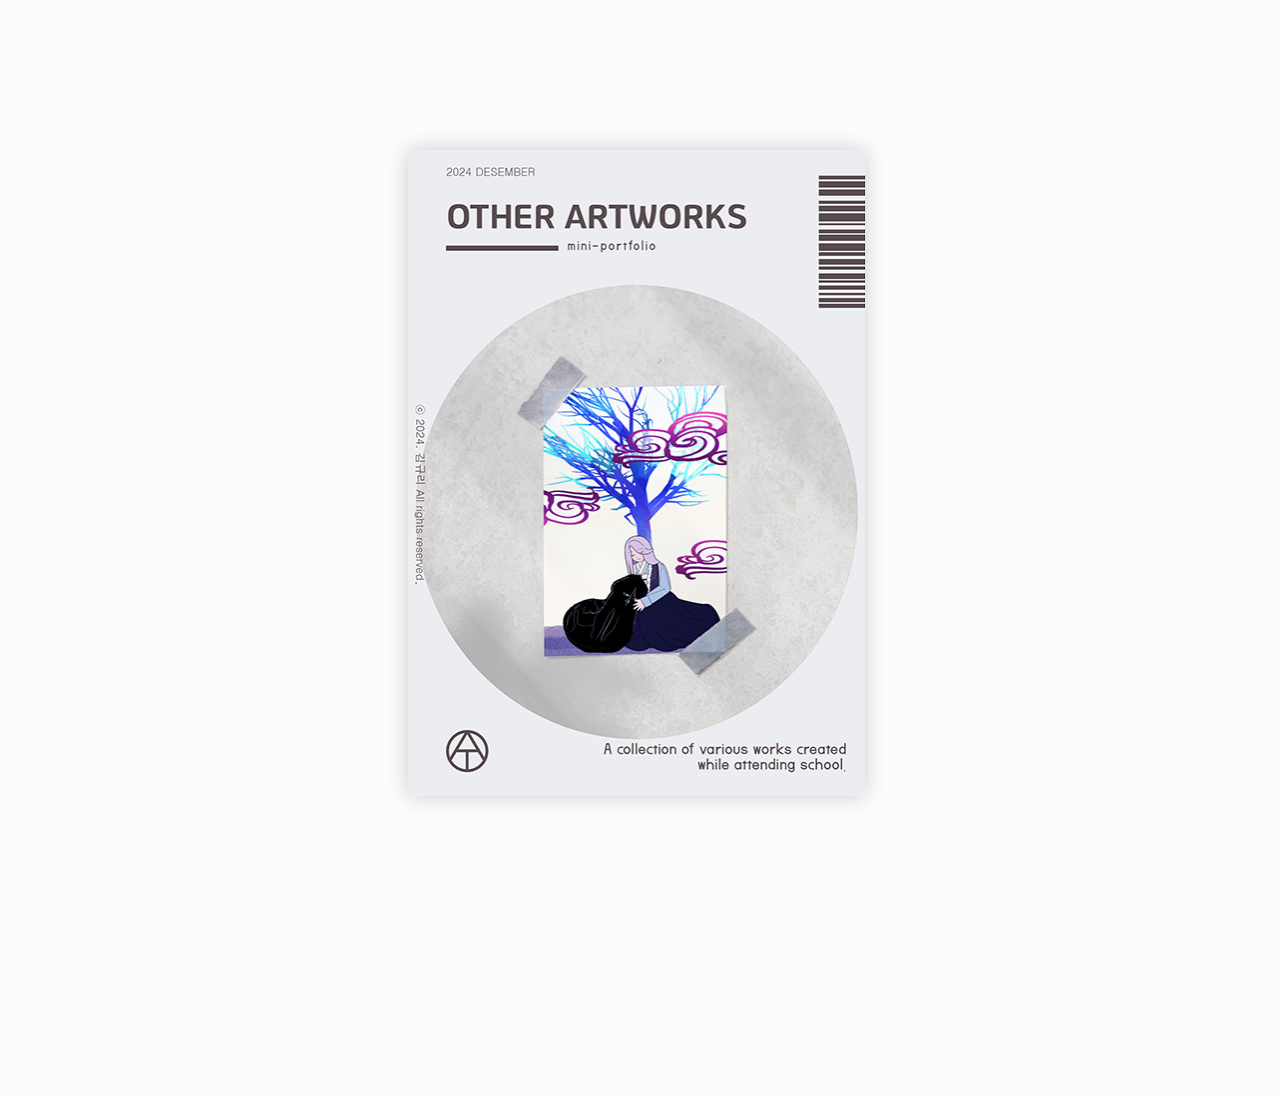
<file: e-book/2024_mini/samples/basic/index.html>
<!doctype html>
<!--[if lt IE 7 ]> <html lang="en" class="ie6"> <![endif]-->
<!--[if IE 7 ]>    <html lang="en" class="ie7"> <![endif]-->
<!--[if IE 8 ]>    <html lang="en" class="ie8"> <![endif]-->
<!--[if IE 9 ]>    <html lang="en" class="ie9"> <![endif]-->
<!--[if !IE]><!--> <html lang="en"> <!--<![endif]-->
<head>
<meta name="viewport" content="width = 1050, user-scalable = no" />
<script type="text/javascript" src="../../extras/jquery.min.1.7.js"></script>
<script type="text/javascript" src="../../extras/modernizr.2.5.3.min.js"></script>
</head>
<body>

<div class="flipbook-viewport">
	<div class="container">
		
		<div class="magazine">
			<!-- Next button -->
			<div ignore="1" class="next-button"></div>
			<!-- Previous button -->
			<div ignore="1" class="previous-button"></div>
		</div>

		<div class="flipbook">
			<div style="background-image:url(pages/1.jpg)"></div>
			<div style="background-image:url(pages/2.jpg)"></div>
			<div style="background-image:url(pages/3.jpg)"></div>
			<div style="background-image:url(pages/4.jpg)"></div>
			<div style="background-image:url(pages/5.jpg)"></div>
			<div style="background-image:url(pages/6.jpg)"></div>
			<div style="background-image:url(pages/7.jpg)"></div>
			<div style="background-image:url(pages/8.jpg)"></div>
			<div style="background-image:url(pages/9.jpg)"></div>
			<div style="background-image:url(pages/10.jpg)"></div>
			<div style="background-image:url(pages/11.jpg)"></div>
			<div style="background-image:url(pages/12.jpg)"></div>
			<div style="background-image:url(pages/13.jpg)"></div>
			<div style="background-image:url(pages/14.jpg)"></div>
			<div style="background-image:url(pages/15.jpg)"></div>
			<div style="background-image:url(pages/16.jpg)"></div>
			<div style="background-image:url(pages/17.jpg)"></div>
			<div style="background-image:url(pages/18.jpg)"></div>
			<div style="background-image:url(pages/19.jpg)"></div>
			<div style="background-image:url(pages/20.jpg)"></div>
			<div style="background-image:url(pages/21.jpg)"></div>
			<div style="background-image:url(pages/22.jpg)"></div>
			<div style="background-image:url(pages/23.jpg)"></div>
			<div style="background-image:url(pages/24.jpg)"></div>
			<div style="background-image:url(pages/25.jpg)"></div>
			<div style="background-image:url(pages/26.jpg)"></div>
			<div style="background-image:url(pages/27.jpg)"></div>
			<div style="background-image:url(pages/28.jpg)"></div>
			<div style="background-image:url(pages/29.jpg)"></div>
			<div style="background-image:url(pages/30.jpg)"></div>
			<div style="background-image:url(pages/31.jpg)"></div>
		</div>
	</div>
</div>


<script type="text/javascript">

function loadApp() {

	// Create the flipbook

	$('.flipbook').turn({
			// Width

			width:914,
			
			// Height

			height:646,

			// Elevation

			elevation: 50,
			
			// Enable gradients

			gradients: true,
			
			// Auto center this flipbook

			autoCenter: true

	});
}

// Load the HTML4 version if there's not CSS transform

yepnope({
	test : Modernizr.csstransforms,
	yep: ['../../lib/turn.js'],
	nope: ['../../lib/turn.html4.min.js'],
	both: ['css/basic.css'],
	complete: loadApp
});

</script>

</body>
</html>
</file>
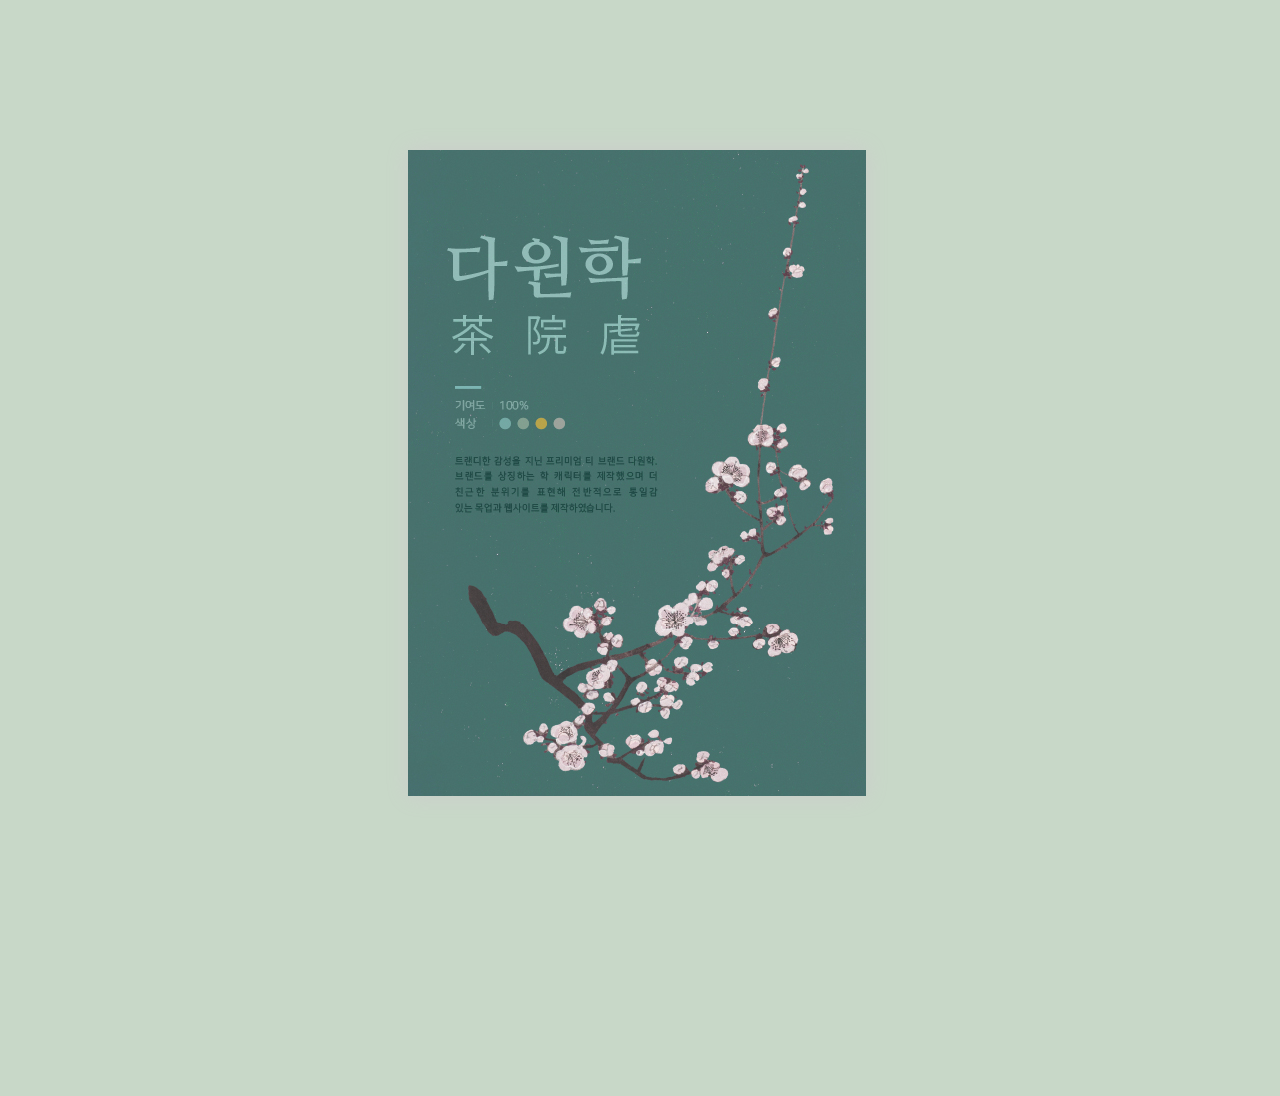
<file: e-book/brand3/samples/basic/index.html>
<!doctype html>
<!--[if lt IE 7 ]> <html lang="en" class="ie6"> <![endif]-->
<!--[if IE 7 ]>    <html lang="en" class="ie7"> <![endif]-->
<!--[if IE 8 ]>    <html lang="en" class="ie8"> <![endif]-->
<!--[if IE 9 ]>    <html lang="en" class="ie9"> <![endif]-->
<!--[if !IE]><!-->
<html lang="ko"> <!--<![endif]-->

<head>
	<meta name="viewport" content="width = 1050, user-scalable = no" />
	<title>다원학 e-book</title>
	<!-- favicon -->
	<link rel="shortcut icon" href="./ico/dawonhak_icon.ico" type="image/x-icon">
	<!-- javascript -->
	<script type="text/javascript" src="../../extras/jquery.min.1.7.js"></script>
	<script type="text/javascript" src="../../extras/modernizr.2.5.3.min.js"></script>
</head>

<body>

	<div class="flipbook-viewport">
		<div class="container">

			<div class="magazine">
				<!-- Next button -->
				<div ignore="1" class="next-button"></div>
				<!-- Previous button -->
				<div ignore="1" class="previous-button"></div>
			</div>

			<div class="flipbook">
				<div style="background-image:url(pages/1.jpg)"></div>
				<div style="background-image:url(pages/2.jpg)"></div>
				<div style="background-image:url(pages/3.jpg)"></div>
				<div style="background-image:url(pages/4.jpg)"></div>
				<div style="background-image:url(pages/5.jpg)"></div>
				<div style="background-image:url(pages/6.jpg)"></div>
				<div style="background-image:url(pages/7.jpg)"></div>
				<div style="background-image:url(pages/8.jpg)"></div>
				<div style="background-image:url(pages/9.jpg)"></div>
				<div style="background-image:url(pages/10.jpg)"></div>
				<div style="background-image:url(pages/11.jpg)"></div>
				<div style="background-image:url(pages/12.jpg)"></div>
				<div style="background-image:url(pages/13.jpg)"></div>
				<div style="background-image:url(pages/14.jpg)"></div>
				<div style="background-image:url(pages/15.jpg)"></div>
				<div style="background-image:url(pages/16.jpg)"></div>
				<div style="background-image:url(pages/17.jpg)"></div>
				<div style="background-image:url(pages/18.jpg)"></div>
				<div style="background-image:url(pages/19.jpg)"></div>
				<div style="background-image:url(pages/20.jpg)"></div>
				<div style="background-image:url(pages/21.jpg)"></div>
				<div style="background-image:url(pages/22.jpg)"></div>
				<div style="background-image:url(pages/23.jpg)"></div>
				<div style="background-image:url(pages/24.jpg)"></div>
				<div style="background-image:url(pages/25.jpg)"></div>
				<div style="background-image:url(pages/26.jpg)"></div>
				<div style="background-image:url(pages/27.jpg)"></div>
				<div style="background-image:url(pages/28.jpg)"></div>
				<div style="background-image:url(pages/29.jpg)"></div>
				<div style="background-image:url(pages/30.jpg)"></div>
				<div style="background-image:url(pages/31.jpg)"></div>
				<div style="background-image:url(pages/32.jpg)"></div>
				<div style="background-image:url(pages/33.jpg)"></div>
				<div style="background-image:url(pages/34.jpg)"></div>
				<div style="background-image:url(pages/35.jpg)"></div>
				<div style="background-image:url(pages/36.jpg)"></div>
				<div style="background-image:url(pages/37.jpg)"></div>
				<div style="background-image:url(pages/38.jpg)"></div>
				<div style="background-image:url(pages/39.jpg)"></div>
				<div style="background-image:url(pages/40.jpg)"></div>
				<div style="background-image:url(pages/41.jpg)"></div>
				<div style="background-image:url(pages/42.jpg)"></div>
				<div style="background-image:url(pages/43.jpg)"></div>
				<div style="background-image:url(pages/44.jpg)"></div>
				<div style="background-image:url(pages/45.jpg)"></div>
				<div style="background-image:url(pages/46.jpg)"></div>
				<div style="background-image:url(pages/47.jpg)"></div>
				<div style="background-image:url(pages/48.jpg)"></div>
				<div style="background-image:url(pages/49.jpg)"></div>
				<div style="background-image:url(pages/50.jpg)"></div>
				<div style="background-image:url(pages/51.jpg)"></div>
				<div style="background-image:url(pages/52.jpg)"></div>
				<div style="background-image:url(pages/53.jpg)"></div>
				<div style="background-image:url(pages/54.jpg)"></div>
				<div style="background-image:url(pages/55.jpg)"></div>
				<div style="background-image:url(pages/56.jpg)"></div>
				<div style="background-image:url(pages/57.jpg)"></div>
				<div style="background-image:url(pages/58.jpg)"></div>
				<div style="background-image:url(pages/59.jpg)"></div>
				<div style="background-image:url(pages/60.jpg)"></div>
				<div style="background-image:url(pages/61.jpg)"></div>
				<div style="background-image:url(pages/62.jpg)"></div>
				<div style="background-image:url(pages/63.jpg)"></div>
				<div style="background-image:url(pages/64.jpg)"></div>
				<div style="background-image:url(pages/65.jpg)"></div>
				<div style="background-image:url(pages/66.jpg)"></div>
				<div style="background-image:url(pages/67.jpg)"></div>
				<div style="background-image:url(pages/68.jpg)"></div>
				<div style="background-image:url(pages/69.jpg)"></div>
				<div style="background-image:url(pages/70.jpg)"></div>
				<div style="background-image:url(pages/71.jpg)"></div>
				<div style="background-image:url(pages/72.jpg)"></div>
				<div style="background-image:url(pages/73.jpg)"></div>
			</div>
		</div>
	</div>


	<script type="text/javascript">

		function loadApp() {

			// Create the flipbook

			$('.flipbook').turn({
				// Width

				width: 916,

				// Height

				height: 646,

				// Elevation

				elevation: 50,

				// Enable gradients

				gradients: true,

				// Auto center this flipbook

				autoCenter: true

			});
		}

		// Load the HTML4 version if there's not CSS transform

		yepnope({
			test: Modernizr.csstransforms,
			yep: ['../../lib/turn.js'],
			nope: ['../../lib/turn.html4.min.js'],
			both: ['css/basic.css'],
			complete: loadApp
		});

	</script>

</body>

</html>
</file>
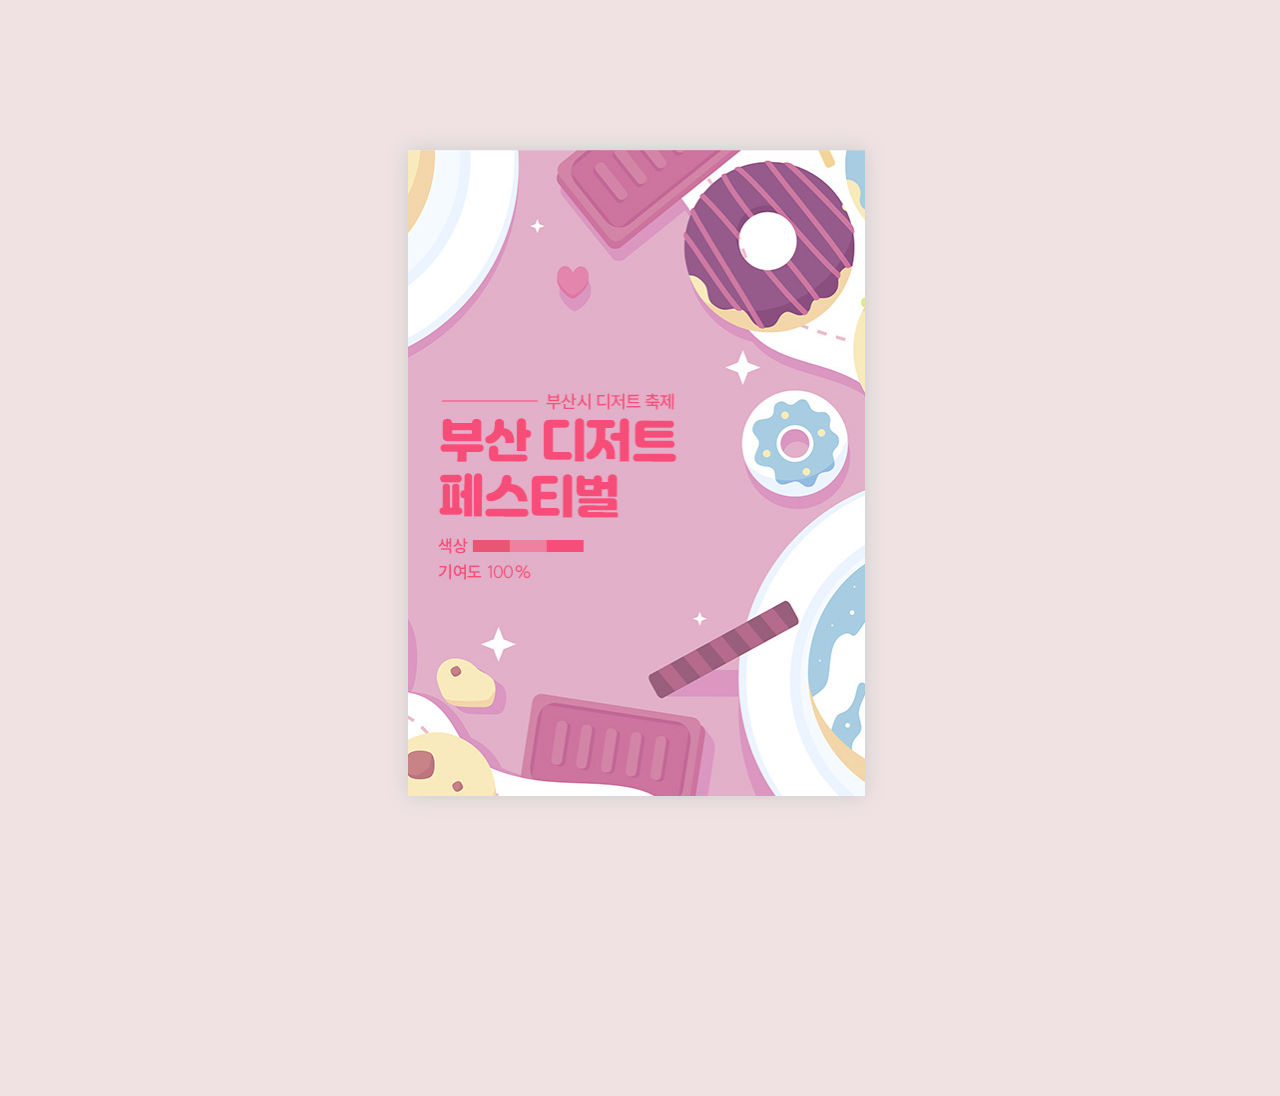
<file: e-book/brand4/samples/basic/index.html>
<!doctype html>
<!--[if lt IE 7 ]> <html lang="en" class="ie6"> <![endif]-->
<!--[if IE 7 ]>    <html lang="en" class="ie7"> <![endif]-->
<!--[if IE 8 ]>    <html lang="en" class="ie8"> <![endif]-->
<!--[if IE 9 ]>    <html lang="en" class="ie9"> <![endif]-->
<!--[if !IE]><!-->
<html lang="ko"> <!--<![endif]-->

<head>
	<meta name="viewport" content="width = 1050, user-scalable = no" />
	<title>부산 디저트 페스티벌 e-book</title>
	<!-- favicon -->
	<link rel="shortcut icon" href="./ico/busan_df.ico" type="image/x-icon">
	<!-- javascript -->
	<script type="text/javascript" src="../../extras/jquery.min.1.7.js"></script>
	<script type="text/javascript" src="../../extras/modernizr.2.5.3.min.js"></script>
</head>

<body>

	<div class="flipbook-viewport">
		<div class="container">

			<div class="magazine">
				<!-- Next button -->
				<div ignore="1" class="next-button"></div>
				<!-- Previous button -->
				<div ignore="1" class="previous-button"></div>
			</div>

			<div class="flipbook">
				<div style="background-image:url(pages/1.jpg)"></div>
				<div style="background-image:url(pages/2.jpg)"></div>
				<div style="background-image:url(pages/3.jpg)"></div>
				<div style="background-image:url(pages/4.jpg)"></div>
				<div style="background-image:url(pages/5.jpg)"></div>
				<div style="background-image:url(pages/6.jpg)"></div>
				<div style="background-image:url(pages/7.jpg)"></div>
				<div style="background-image:url(pages/8.jpg)"></div>
				<div style="background-image:url(pages/9.jpg)"></div>
				<div style="background-image:url(pages/10.jpg)"></div>
				<div style="background-image:url(pages/11.jpg)"></div>
				<div style="background-image:url(pages/12.jpg)"></div>
				<div style="background-image:url(pages/13.jpg)"></div>
				<div style="background-image:url(pages/14.jpg)"></div>
				<div style="background-image:url(pages/15.jpg)"></div>
				<div style="background-image:url(pages/16.jpg)"></div>
				<div style="background-image:url(pages/17.jpg)"></div>
				<div style="background-image:url(pages/18.jpg)"></div>
				<div style="background-image:url(pages/19.jpg)"></div>
				<div style="background-image:url(pages/20.jpg)"></div>
				<div style="background-image:url(pages/21.jpg)"></div>
				<div style="background-image:url(pages/22.jpg)"></div>
				<div style="background-image:url(pages/23.jpg)"></div>
				<div style="background-image:url(pages/24.jpg)"></div>
				<div style="background-image:url(pages/25.jpg)"></div>
				<div style="background-image:url(pages/26.jpg)"></div>
				<div style="background-image:url(pages/27.jpg)"></div>
				<div style="background-image:url(pages/28.jpg)"></div>
				<div style="background-image:url(pages/29.jpg)"></div>
				<div style="background-image:url(pages/30.jpg)"></div>
				<div style="background-image:url(pages/31.jpg)"></div>
				<div style="background-image:url(pages/32.jpg)"></div>
				<div style="background-image:url(pages/33.jpg)"></div>
				<div style="background-image:url(pages/34.jpg)"></div>
				<div style="background-image:url(pages/35.jpg)"></div>
				<div style="background-image:url(pages/36.jpg)"></div>
				<div style="background-image:url(pages/37.jpg)"></div>
				<div style="background-image:url(pages/38.jpg)"></div>
				<div style="background-image:url(pages/39.jpg)"></div>
			</div>
		</div>
	</div>


	<script type="text/javascript">

		function loadApp() {

			// Create the flipbook

			$('.flipbook').turn({
				// Width

				width: 914,

				// Height

				height: 646,

				// Elevation

				elevation: 50,

				// Enable gradients

				gradients: true,

				// Auto center this flipbook

				autoCenter: true

			});
		}

		// Load the HTML4 version if there's not CSS transform

		yepnope({
			test: Modernizr.csstransforms,
			yep: ['../../lib/turn.js'],
			nope: ['../../lib/turn.html4.min.js'],
			both: ['css/basic.css'],
			complete: loadApp
		});

	</script>

</body>

</html>
</file>
